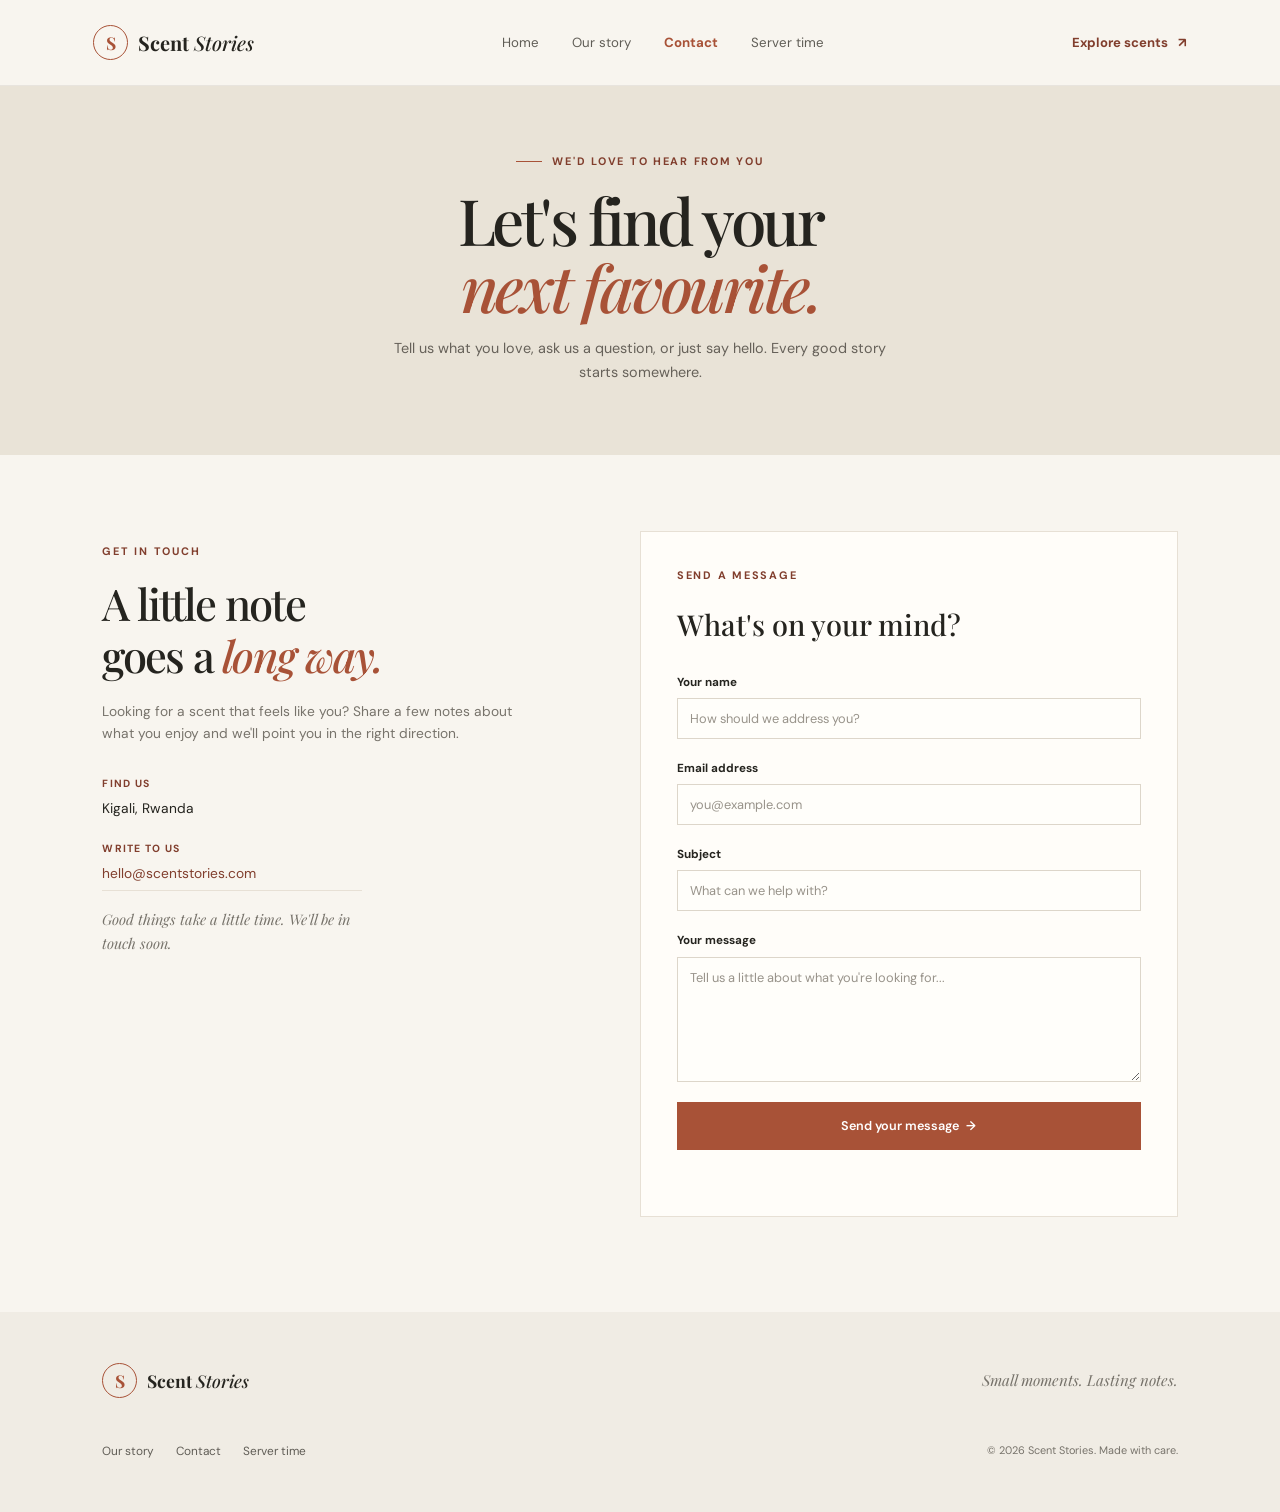
<file: contact.html>
<!DOCTYPE html>
<html lang="en">
<head>
    <meta charset="UTF-8">
    <meta name="viewport" content="width=device-width, initial-scale=1.0">
    <meta name="description" content="Contact Scent Stories for fragrance recommendations, questions, and a little scent inspiration.">
    <title>Contact | Scent Stories</title>
    <link rel="stylesheet" href="css/style.css">
</head>
<body>
    <a class="skip-link" href="#main-content">Skip to content</a>
    <header class="site-header">
        <a class="wordmark" href="index.html" aria-label="Scent Stories home"><span class="wordmark-icon" aria-hidden="true">S</span><span>Scent <span class="wordmark-light">Stories</span></span></a>
        <nav aria-label="Main navigation">
            <ul>
                <li><a href="index.html">Home</a></li>
                <li><a href="about.html">Our story</a></li>
                <li><a href="contact.html" aria-current="page">Contact</a></li>
                <li><a href="server-time.php">Server time</a></li>
            </ul>
        </nav>
        <a class="header-cta" href="index.html#collection">Explore scents <span aria-hidden="true">↗</span></a>
    </header>

    <main id="main-content">
        <section class="page-hero page-hero-compact">
            <p class="eyebrow"><span class="eyebrow-line"></span>We'd love to hear from you</p>
            <h1>Let's find your<br><em>next favourite.</em></h1>
            <p>Tell us what you love, ask us a question, or just say hello. Every good story starts somewhere.</p>
        </section>
        <section class="contact-layout section-wrap">
            <div class="contact-details">
                <p class="eyebrow">Get in touch</p>
                <h2>A little note<br>goes a <em>long way.</em></h2>
                <p>Looking for a scent that feels like you? Share a few notes about what you enjoy and we'll point you in the right direction.</p>
                <address>
                    <p class="contact-label">Find us</p>
                    <p>Kigali, Rwanda</p>
                    <p class="contact-label">Write to us</p>
                    <p><a href="mailto:hello@scentstories.com">hello@scentstories.com</a></p>
                </address>
                <p class="contact-aside">Good things take a little time. We'll be in touch soon.</p>
            </div>
            <section class="contact-form-card" aria-labelledby="form-title">
                <p class="eyebrow">Send a message</p>
                <h2 id="form-title">What's on your mind?</h2>
                <form id="contactForm" action="#" method="post" novalidate>
                    <div class="form-field">
                        <label for="name">Your name</label>
                        <input type="text" id="name" name="name" autocomplete="name" placeholder="How should we address you?" required minlength="2" maxlength="80" aria-describedby="nameError">
                        <p class="field-error" id="nameError" aria-live="polite"></p>
                    </div>
                    <div class="form-field">
                        <label for="email">Email address</label>
                        <input type="email" id="email" name="email" autocomplete="email" placeholder="you@example.com" required maxlength="254" aria-describedby="emailError">
                        <p class="field-error" id="emailError" aria-live="polite"></p>
                    </div>
                    <div class="form-field">
                        <label for="subject">Subject</label>
                        <input type="text" id="subject" name="subject" placeholder="What can we help with?" required minlength="3" maxlength="120" aria-describedby="subjectError">
                        <p class="field-error" id="subjectError" aria-live="polite"></p>
                    </div>
                    <div class="form-field">
                        <label for="message">Your message</label>
                        <textarea id="message" name="message" rows="5" placeholder="Tell us a little about what you're looking for..." required minlength="10" maxlength="2000" aria-describedby="messageError"></textarea>
                        <p class="field-error" id="messageError" aria-live="polite"></p>
                    </div>
                    <button class="button" type="submit">Send your message <span aria-hidden="true">→</span></button>
                    <p class="form-status" id="formStatus" role="status" aria-live="polite"></p>
                </form>
            </section>
        </section>
    </main>

    <footer class="site-footer">
        <a class="wordmark footer-wordmark" href="index.html"><span class="wordmark-icon" aria-hidden="true">S</span><span>Scent <span class="wordmark-light">Stories</span></span></a>
        <p>Small moments. Lasting notes.</p>
        <nav aria-label="Footer navigation"><a href="about.html">Our story</a><a href="contact.html">Contact</a><a href="server-time.php">Server time</a></nav>
        <small>&copy; 2026 Scent Stories. Made with care.</small>
    </footer>
    <script src="js/script.js"></script>
</body>
</html>
</file>
<file: css/style.css>
@import url('https://fonts.googleapis.com/css2?family=DM+Sans:wght@400;500;600;700&family=Playfair+Display:ital,wght@0,500;0,600;0,700;1,500;1,600&display=swap');

:root {
    color-scheme: light;
    --paper: #f8f5ef;
    --white: #fffdf9;
    --ink: #25241f;
    --muted: #77736b;
    --line: #e7e0d5;
    --rust: #a85237;
    --rust-dark: #813e2d;
    --olive: #66704f;
    --serif: 'Playfair Display', Georgia, serif;
    --sans: 'DM Sans', 'Segoe UI', sans-serif;
}

* {
    box-sizing: border-box;
}

html {
    scroll-behavior: smooth;
}

body {
    margin: 0;
    background: var(--paper);
    color: var(--ink);
    font-family: var(--sans);
    line-height: 1.65;
}

a {
    color: inherit;
}

.skip-link {
    position: absolute;
    z-index: 10;
    top: 8px;
    left: 8px;
    transform: translateY(-150%);
    padding: 10px 14px;
    background: var(--ink);
    color: white;
}

.skip-link:focus {
    transform: translateY(0);
}

.site-header {
    min-height: 86px;
    padding: 16px 7.3%;
    display: flex;
    align-items: center;
    justify-content: space-between;
    gap: 28px;
    background: var(--paper);
    border-bottom: 1px solid rgba(37, 36, 31, 0.08);
}

.wordmark {
    display: inline-flex;
    align-items: center;
    gap: 10px;
    color: var(--ink);
    text-decoration: none;
    font-family: var(--serif);
    font-size: 1.25rem;
    font-weight: 700;
    white-space: nowrap;
}

.wordmark-light {
    font-weight: 500;
    font-style: italic;
}

.wordmark-icon {
    width: 35px;
    height: 35px;
    display: grid;
    place-items: center;
    border: 1px solid var(--rust);
    border-radius: 50%;
    color: var(--rust);
    font-size: 1.1rem;
}

.site-header nav ul {
    display: flex;
    align-items: center;
    gap: 33px;
    margin: 0;
    padding: 0;
    list-style: none;
}

.site-header nav a,
.site-footer nav a {
    color: #605d56;
    text-decoration: none;
    font-size: 0.83rem;
    transition: color 180ms ease;
}

.site-header nav a:hover,
.site-header nav a[aria-current="page"],
.site-footer nav a:hover {
    color: var(--rust);
}

.site-header nav a[aria-current="page"] {
    font-weight: 700;
}

.header-cta,
.text-link {
    color: var(--rust-dark);
    text-decoration: none;
    font-size: 0.82rem;
    font-weight: 700;
}

.header-cta span,
.text-link span,
.button span {
    margin-left: 7px;
}

.header-cta:hover,
.text-link:hover {
    text-decoration: underline;
    text-underline-offset: 4px;
}

.hero {
    min-height: 565px;
    display: grid;
    grid-template-columns: 1fr 0.92fr;
    background: #e9e3d7;
}

.hero-copy {
    align-self: center;
    padding: 70px 10% 70px 17%;
}

.eyebrow {
    display: flex;
    align-items: center;
    gap: 10px;
    margin: 0 0 18px;
    color: var(--rust-dark);
    font-size: 0.68rem;
    font-weight: 700;
    letter-spacing: 0.16em;
    line-height: 1.4;
    text-transform: uppercase;
}

.eyebrow-line {
    width: 26px;
    height: 1px;
    background: var(--rust);
}

h1,
h2,
h3,
p {
    margin-top: 0;
}

.hero h1,
.page-hero h1 {
    margin: 0 0 20px;
    font-family: var(--serif);
    font-size: clamp(3rem, 5.8vw, 5rem);
    font-weight: 500;
    letter-spacing: -0.055em;
    line-height: 1.04;
}

h1 em,
h2 em {
    color: var(--rust);
    font-weight: 500;
}

.hero-intro {
    max-width: 400px;
    margin-bottom: 27px;
    color: #666159;
    font-size: 0.96rem;
}

.button {
    min-height: 48px;
    display: inline-flex;
    align-items: center;
    justify-content: center;
    padding: 12px 21px;
    border: 1px solid var(--rust);
    background: var(--rust);
    color: white;
    font: 600 0.79rem var(--sans);
    text-decoration: none;
    transition: background 180ms ease, color 180ms ease, transform 180ms ease;
    cursor: pointer;
}

.button:hover {
    transform: translateY(-2px);
    background: var(--rust-dark);
}

.button-light {
    border-color: var(--ink);
    background: var(--ink);
}

.button-light:hover {
    border-color: var(--rust-dark);
    background: var(--rust-dark);
}

.hero-note {
    margin: 16px 0 0;
    color: #777168;
    font-size: 0.7rem;
}

.hero-art,
.story-art {
    position: relative;
    min-height: 100%;
    overflow: hidden;
    background: linear-gradient(145deg, #c9a985 0%, #a66c4e 52%, #725241 100%);
}

.hero-photo {
    position: absolute;
    inset: 0;
    width: 100%;
    height: 100%;
    object-fit: cover;
}

.sun-disc {
    position: absolute;
    top: 13%;
    right: 18%;
    width: min(29vw, 270px);
    aspect-ratio: 1;
    border-radius: 50%;
    background: #e8d6ad;
    opacity: 0.82;
}

.botanical {
    position: absolute;
    z-index: 1;
    width: 200px;
    height: 340px;
    border: 1px solid rgba(51, 62, 40, 0.76);
    border-radius: 100% 0 100% 0;
    transform: rotate(35deg);
}

.botanical::before,
.botanical::after {
    position: absolute;
    width: 72px;
    height: 125px;
    border: 1px solid rgba(51, 62, 40, 0.7);
    border-radius: 100% 0 100% 0;
    content: "";
}

.botanical::before {
    top: 67px;
    left: 47px;
    transform: rotate(42deg);
}

.botanical::after {
    top: 175px;
    left: 85px;
    transform: rotate(-14deg);
}

.botanical-one {
    top: -11%;
    left: 2%;
    transform: rotate(27deg) scale(0.9);
}

.botanical-two {
    right: -8%;
    bottom: -44%;
    transform: rotate(100deg) scale(0.82);
}

.bottle {
    position: absolute;
    z-index: 2;
    display: block;
    border: 1px solid rgba(255, 255, 255, 0.58);
    border-radius: 25px 25px 12px 12px;
    background: linear-gradient(90deg, rgba(255,255,255,.37), rgba(255,255,255,.07) 35%, rgba(255,255,255,.25) 78%, rgba(91,49,31,.25)), rgba(165, 94, 48, 0.72);
    box-shadow: 16px 28px 38px rgba(56, 36, 26, 0.24), inset 0 0 0 6px rgba(255,255,255,.07);
}

.bottle-hero {
    top: 24%;
    left: 50%;
    width: 185px;
    height: 285px;
    transform: translateX(-50%) rotate(-4deg);
}

.bottle-cap {
    position: absolute;
    top: -42px;
    left: 50%;
    width: 61px;
    height: 48px;
    border: 1px solid rgba(255,255,255,.4);
    border-radius: 5px 5px 2px 2px;
    background: linear-gradient(90deg, #b39769, #e0ca9a 46%, #9f8159);
    transform: translateX(-50%);
}

.bottle-hero .bottle-label {
    position: absolute;
    top: 40%;
    left: 50%;
    width: 120px;
    padding: 12px 4px;
    border: 1px solid rgba(89, 58, 39, .32);
    color: #f7ede0;
    font-family: var(--serif);
    font-size: 0.75rem;
    letter-spacing: 0.15em;
    line-height: 1.8;
    text-align: center;
    transform: translateX(-50%);
}

.hero-art-caption {
    position: absolute;
    z-index: 3;
    right: 8%;
    bottom: 7%;
    color: rgba(255, 255, 255, 0.88);
    font-size: 0.68rem;
    letter-spacing: 0.13em;
    text-transform: uppercase;
}

.intro {
    padding-top: 100px;
    padding-bottom: 103px;
    text-align: center;
}

.intro .eyebrow,
.closing-callout .eyebrow {
    justify-content: center;
}

.intro h2,
.section-heading h2,
.story-copy h2,
.contact-details h2,
.closing-callout h2 {
    margin-bottom: 18px;
    font-family: var(--serif);
    font-size: clamp(2rem, 3.5vw, 3.1rem);
    font-weight: 500;
    letter-spacing: -0.04em;
    line-height: 1.2;
}

.intro > p:not(.eyebrow) {
    max-width: 590px;
    margin: 0 auto 18px;
    color: var(--muted);
    font-size: 0.9rem;
}

.collection {
    padding-top: 80px;
    padding-bottom: 91px;
    border-top: 1px solid var(--line);
}

.section-wrap {
    width: min(1100px, 84%);
    margin-right: auto;
    margin-left: auto;
}

.section-heading {
    display: flex;
    justify-content: space-between;
    align-items: end;
    gap: 30px;
    margin-bottom: 35px;
}

.section-heading h2 {
    margin-bottom: 0;
}

.section-heading > p {
    max-width: 260px;
    margin-bottom: 8px;
    color: var(--muted);
    font-size: 0.82rem;
}

.product-grid {
    display: grid;
    grid-template-columns: repeat(3, minmax(0, 1fr));
    gap: 25px;
}

.product-card {
    min-width: 0;
}

.product-art {
    position: relative;
    height: 300px;
    display: grid;
    place-items: center;
    overflow: hidden;
    text-decoration: none;
}

.product-photo {
    position: absolute;
    inset: 0;
    width: 100%;
    height: 100%;
    object-fit: cover;
    transition: transform 550ms cubic-bezier(.2,.7,.2,1);
}

.product-art:hover .product-photo {
    transform: scale(1.035);
}

.product-art::before,
.product-art::after {
    position: absolute;
    width: 210px;
    height: 210px;
    border: 1px solid rgba(255,255,255,.36);
    border-radius: 50%;
    content: "";
}

.product-art::before {
    transform: translate(-15px, 8px);
}

.product-art::after {
    width: 250px;
    height: 250px;
    transform: translate(4px, 12px);
}

.product-art-amber {
    background: #d4b291;
}

.product-art-green {
    background: #a8aa91;
}

.product-art-rose {
    background: #c89b8c;
}

.product-number {
    position: absolute;
    z-index: 1;
    top: 16px;
    left: 17px;
    color: white;
    text-shadow: 0 1px 5px rgba(0,0,0,.55);
    font-size: 0.68rem;
    letter-spacing: 0.15em;
}

.product-bottle {
    position: relative;
    z-index: 1;
    width: 105px;
    height: 163px;
    border: 1px solid rgba(255,255,255,.55);
    border-radius: 17px 17px 8px 8px;
    box-shadow: 12px 19px 22px rgba(48, 39, 29, .18), inset 0 0 0 5px rgba(255,255,255,.08);
    transition: transform 220ms ease;
}

.product-art:hover .product-bottle {
    transform: translateY(-5px);
}

.bottle-amber {
    background: linear-gradient(90deg, #a34f27, #d28a4e 48%, #9d522e);
}

.bottle-green {
    background: linear-gradient(90deg, #596448, #9b9a69 48%, #596448);
}

.bottle-rose {
    background: linear-gradient(90deg, #965e55, #c88e76 48%, #8d5d53);
}

.product-bottle .bottle-cap {
    top: -26px;
    width: 36px;
    height: 30px;
}

.product-bottle .bottle-label {
    position: absolute;
    top: 38%;
    left: 50%;
    width: 64px;
    padding: 7px 0;
    border: 1px solid rgba(255,255,255,.4);
    color: rgba(255,255,255,.9);
    font-family: var(--serif);
    font-size: 0.73rem;
    line-height: 1.2;
    text-align: center;
    transform: translateX(-50%);
}

.product-info {
    display: flex;
    justify-content: space-between;
    align-items: center;
    gap: 10px;
    padding-top: 17px;
}

.product-family {
    margin: 0 0 3px;
    color: var(--muted);
    font-size: 0.64rem;
    letter-spacing: 0.08em;
    text-transform: uppercase;
}

.product-info h3 {
    margin: 0;
    font-family: var(--serif);
    font-size: 1.4rem;
    font-weight: 500;
}

.round-link {
    width: 35px;
    height: 35px;
    display: grid;
    place-items: center;
    border: 1px solid var(--line);
    border-radius: 50%;
    color: var(--rust-dark);
    text-decoration: none;
    transition: background 180ms ease, color 180ms ease;
}

.round-link:hover {
    background: var(--rust);
    color: white;
}

.product-description {
    margin: 7px 0 0;
    color: var(--muted);
    font-size: 0.78rem;
}

.collection-note {
    margin: 36px 0 0;
    color: var(--muted);
    font-size: 0.8rem;
    text-align: center;
}

.quote-band {
    padding: 74px 20px 80px;
    background: #333a2d;
    color: var(--white);
    text-align: center;
}

.quote-band .eyebrow {
    justify-content: center;
    color: #d4b291;
}

.quote-band blockquote {
    max-width: 720px;
    margin: 0 auto 26px;
    font-family: var(--serif);
    font-size: clamp(1.8rem, 3.5vw, 2.7rem);
    line-height: 1.35;
}

.button-outline {
    border-color: rgba(255,255,255,.68);
    background: transparent;
    color: white;
}

.button-outline:hover {
    border-color: white;
    background: white;
    color: var(--ink);
}

.site-footer {
    min-height: 200px;
    display: grid;
    grid-template-columns: 1fr 1fr;
    align-items: center;
    gap: 14px 30px;
    padding: 36px 8%;
    background: #f0ece4;
}

.footer-wordmark {
    font-size: 1.1rem;
}

.site-footer > p {
    justify-self: end;
    margin: 0;
    color: var(--muted);
    font-family: var(--serif);
    font-size: 0.95rem;
    font-style: italic;
}

.site-footer nav {
    display: flex;
    gap: 22px;
}

.site-footer nav a {
    font-size: 0.74rem;
}

.site-footer small {
    justify-self: end;
    color: var(--muted);
    font-size: 0.68rem;
}

.page-hero {
    padding: 88px 20px 92px;
    background: #e9e3d7;
    text-align: center;
}

.page-hero .eyebrow {
    justify-content: center;
}

.page-hero h1 {
    margin-bottom: 17px;
    font-size: clamp(3.1rem, 5vw, 4.6rem);
}

.page-hero > p:last-child {
    max-width: 510px;
    margin: 0 auto;
    color: #666159;
    font-size: 0.9rem;
}

.page-hero-compact {
    padding-top: 68px;
    padding-bottom: 70px;
}

.story-layout {
    display: grid;
    grid-template-columns: 0.88fr 1fr;
    gap: 8%;
    align-items: center;
    padding-top: 90px;
    padding-bottom: 90px;
}

.story-art {
    min-height: 430px;
}

.story-art .bottle-hero {
    top: 24%;
    width: 155px;
    height: 240px;
}

.story-art .bottle-hero .bottle-label {
    width: 104px;
    font-size: 0.65rem;
}

.story-copy h2,
.contact-details h2 {
    font-size: clamp(2rem, 3.4vw, 2.8rem);
}

.story-copy > p:not(.eyebrow),
.contact-details > p:not(.eyebrow, .contact-aside) {
    color: var(--muted);
    font-size: 0.86rem;
}

.values-section {
    padding: 78px 0 87px;
    background: #eeebe3;
}

.values-grid {
    display: grid;
    grid-template-columns: repeat(3, minmax(0, 1fr));
    gap: 30px;
}

.value-card {
    padding-top: 20px;
    border-top: 1px solid #cec7bb;
}

.value-index {
    color: var(--rust-dark);
    font-size: 0.65rem;
    font-weight: 700;
    letter-spacing: 0.13em;
}

.value-card h3 {
    margin: 17px 0 8px;
    font-family: var(--serif);
    font-size: 1.4rem;
    font-weight: 500;
}

.value-card p {
    margin: 0;
    color: var(--muted);
    font-size: 0.8rem;
}

.closing-callout {
    padding-top: 85px;
    padding-bottom: 90px;
    text-align: center;
}

.closing-callout h2 {
    margin-bottom: 23px;
}

.contact-layout {
    display: grid;
    grid-template-columns: 0.8fr 1fr;
    gap: 10%;
    padding-top: 76px;
    padding-bottom: 95px;
}

.contact-details {
    padding-top: 13px;
}

.contact-details address {
    margin-top: 30px;
    font-size: 0.86rem;
    font-style: normal;
}

.contact-details address p {
    margin-bottom: 5px;
}

.contact-details address a {
    color: var(--rust-dark);
    text-decoration: none;
}

.contact-details address a:hover {
    text-decoration: underline;
}

.contact-label {
    margin-top: 20px;
    color: var(--rust-dark);
    font-size: 0.65rem;
    font-weight: 700;
    letter-spacing: 0.12em;
    text-transform: uppercase;
}

.contact-aside {
    max-width: 260px;
    padding-top: 16px;
    border-top: 1px solid var(--line);
    color: var(--muted);
    font-family: var(--serif);
    font-size: 0.91rem;
    font-style: italic;
}

.contact-form-card {
    padding: 36px;
    border: 1px solid var(--line);
    background: var(--white);
}

.contact-form-card h2 {
    margin-bottom: 24px;
    font-family: var(--serif);
    font-size: 1.8rem;
    font-weight: 500;
}

#contactForm {
    display: grid;
    gap: 14px;
}

.form-field {
    display: grid;
    gap: 6px;
}

.form-field label {
    font-size: 0.73rem;
    font-weight: 700;
}

.form-field input,
.form-field textarea {
    width: 100%;
    padding: 11px 12px;
    border: 1px solid #ddd6ca;
    border-radius: 0;
    background: #fffefa;
    color: var(--ink);
    font: 400 0.8rem var(--sans);
}

.form-field input::placeholder,
.form-field textarea::placeholder {
    color: #98938a;
}

.form-field textarea {
    min-height: 125px;
    resize: vertical;
}

.form-field input[aria-invalid="true"],
.form-field textarea[aria-invalid="true"] {
    border-color: #a32d27;
}

.field-error {
    min-height: 0;
    margin: 0;
    color: #a32d27;
    font-size: 0.72rem;
}

.form-status {
    min-height: 1.3em;
    margin: 0;
    color: var(--olive);
    font-size: 0.78rem;
}

.time-card {
    max-width: 740px;
    margin-top: 66px;
    margin-bottom: 100px;
    padding: 48px;
    border: 1px solid var(--line);
    background: var(--white);
    text-align: center;
}

.time-card .eyebrow {
    justify-content: center;
}

.server-time {
    margin: 0 0 5px;
    font-family: var(--serif);
    font-size: clamp(1.5rem, 3.5vw, 2.4rem);
}

.time-zone {
    margin-bottom: 24px;
    color: var(--muted);
    font-size: 0.74rem;
}

:focus-visible {
    outline: 3px solid #bb795f;
    outline-offset: 3px;
}

@media (max-width: 900px) {
    .site-header {
        padding-right: 5%;
        padding-left: 5%;
        gap: 16px;
    }

    .site-header nav ul {
        gap: 17px;
    }

    .header-cta {
        display: none;
    }

    .hero-copy {
        padding-left: 11%;
    }

    .section-wrap {
        width: 88%;
    }

    .contact-layout {
        gap: 6%;
    }
}

@media (max-width: 680px) {
    .site-header {
        flex-direction: column;
        gap: 13px;
        padding: 15px 5% 13px;
    }

    .site-header nav ul {
        justify-content: center;
        gap: 11px 20px;
        flex-wrap: wrap;
    }

    .site-header nav a {
        font-size: 0.78rem;
    }

    .hero {
        grid-template-columns: 1fr;
    }

    .hero-copy {
        padding: 65px 8% 52px;
    }

    .hero h1 {
        font-size: clamp(3.4rem, 13vw, 4.4rem);
    }

    .hero-art {
        min-height: 380px;
    }

    .sun-disc {
        width: 210px;
    }

    .bottle-hero {
        top: 24%;
        width: 155px;
        height: 240px;
    }

    .intro {
        padding-top: 72px;
        padding-bottom: 74px;
    }

    .intro h2 br {
        display: none;
    }

    .section-wrap {
        width: 86%;
    }

    .collection,
    .values-section {
        padding-top: 61px;
        padding-bottom: 66px;
    }

    .section-heading {
        display: block;
    }

    .section-heading > p {
        margin: 14px 0 0;
    }

    .product-grid {
        grid-template-columns: 1fr;
        gap: 31px;
    }

    .product-art {
        height: 340px;
    }

    .product-bottle {
        width: 116px;
        height: 180px;
    }

    .values-grid {
        grid-template-columns: 1fr;
        gap: 27px;
    }

    .site-footer {
        grid-template-columns: 1fr;
        justify-items: center;
        gap: 15px;
        padding-top: 32px;
        padding-bottom: 32px;
        text-align: center;
    }

    .site-footer > p,
    .site-footer small {
        justify-self: center;
    }

    .site-footer nav {
        justify-content: center;
        flex-wrap: wrap;
    }

    .page-hero {
        padding: 67px 7% 70px;
    }

    .page-hero h1 {
        font-size: clamp(3.1rem, 12vw, 4.1rem);
    }

    .story-layout,
    .contact-layout {
        grid-template-columns: 1fr;
        gap: 35px;
        padding-top: 55px;
        padding-bottom: 65px;
    }

    .story-art {
        min-height: 350px;
    }

    .story-copy h2 br,
    .contact-details h2 br {
        display: none;
    }

    .contact-layout {
        gap: 30px;
    }

    .contact-form-card {
        padding: 26px 21px;
    }

    .time-card {
        width: 86%;
        margin-top: 42px;
        margin-bottom: 65px;
        padding: 35px 18px;
    }
}

@media (prefers-reduced-motion: reduce) {
    *,
    *::before,
    *::after {
        scroll-behavior: auto !important;
        transition-duration: 0.01ms !important;
        animation-duration: 0.01ms !important;
        animation-iteration-count: 1 !important;
    }
}
</file>
